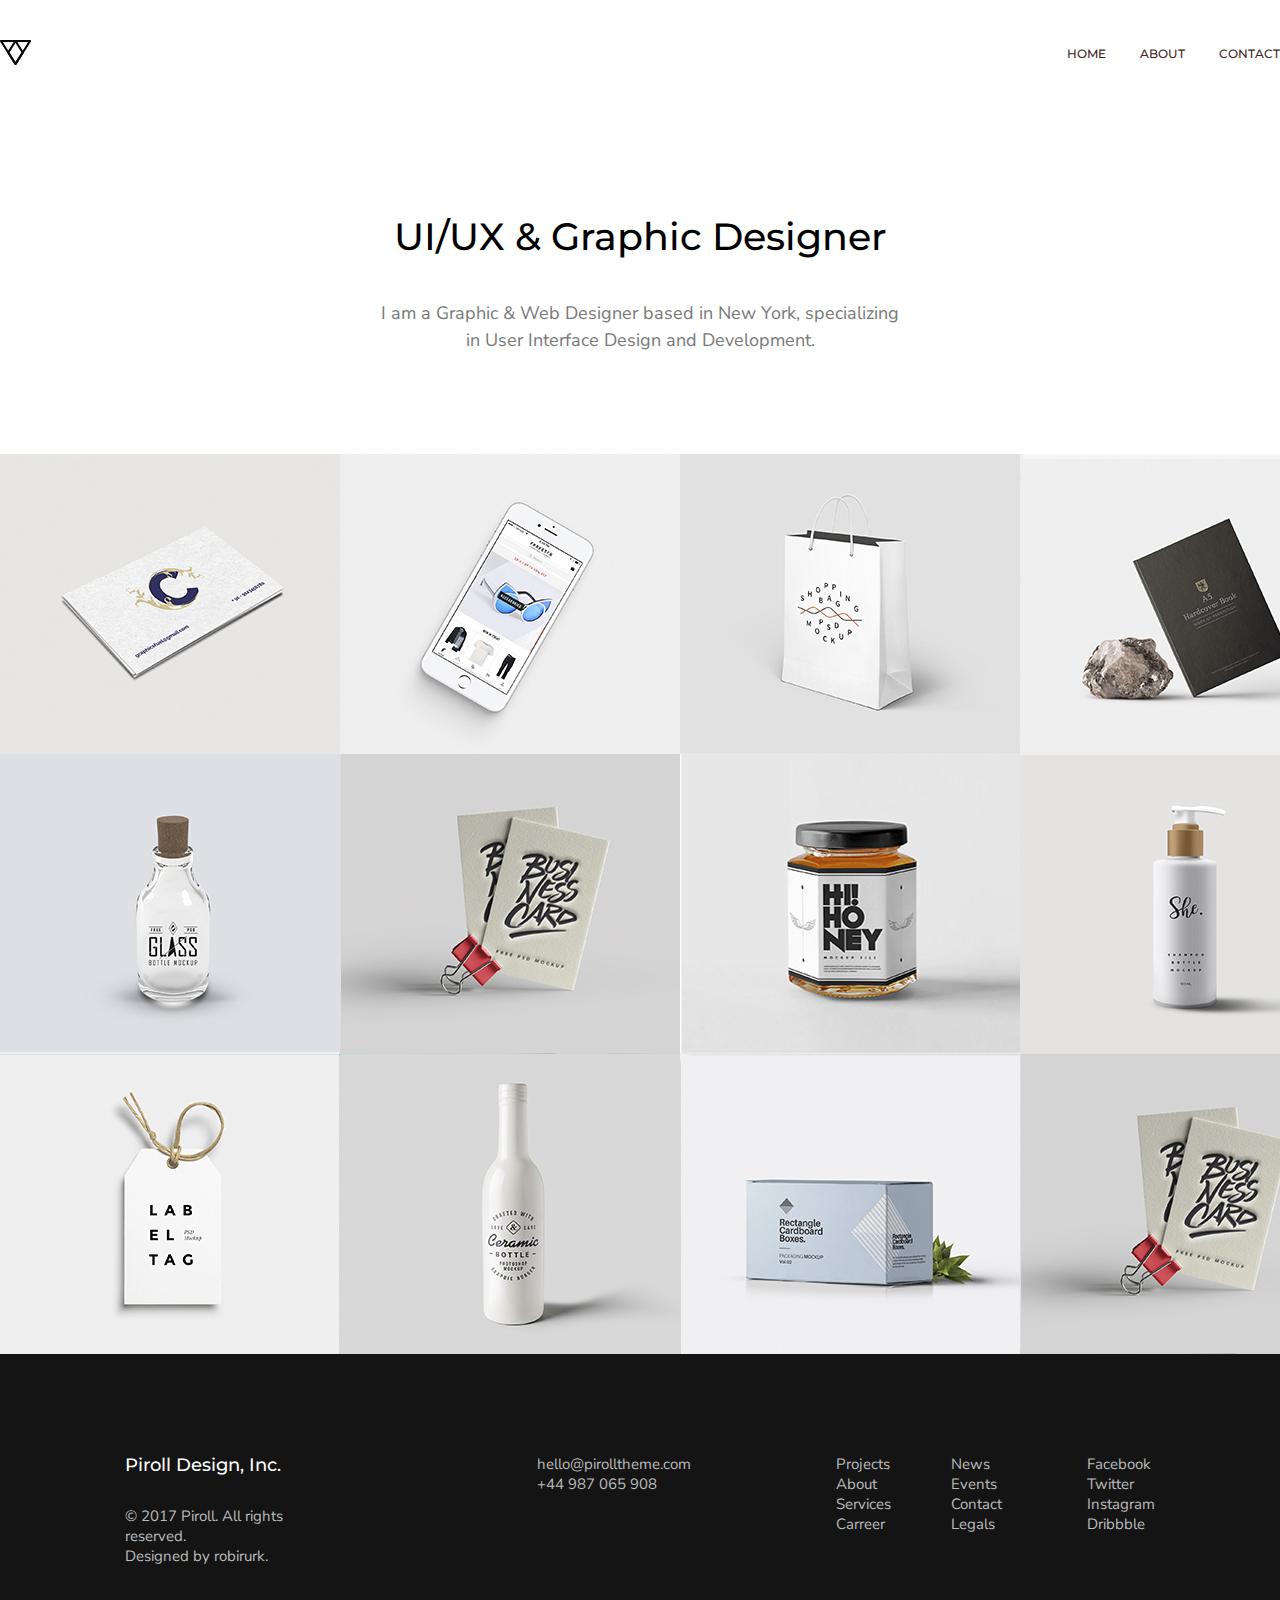
<file: index.html>
<!DOCTYPE html>
<html lang="en">
<head>
	<meta charset="UTF-8">
	<title>Home</title>
	<meta name="viewport" content="width=device-width, initial-scale=1">
	<link rel="stylesheet" href="stylesheets/index.css">
	<link href="https://fonts.googleapis.com/css2?family=Montserrat:wght@400;500;700&display=swap" rel="stylesheet">
	<link href="https://fonts.googleapis.com/css2?family=Nunito+Sans:wght@400;700&display=swap" rel="stylesheet">
</head>
<body>
	<header>
		<div class="wrapper">
			<div class="head">
				<div class="logo"><img src="img/logo.png" alt="logo"></div>
				<nav id="s">
					<ol>
						<li id="first"><a href="index.html">home</a></li>
						<li><a href="about.html">about</a></li>
						<li id="last"><a href="page.html">contact</a></li>
					</ol>
				</nav>
			</div>
			<div class="clear"></div>
		</div>
	</header>
	<section>
		<div class="wrapper">
			<div class="text">
				<h1>UI/UX & Graphic Designer</h4>
				<p>I am a Graphic & Web Designer based in New York, specializing <br>in User Interface Design and Development.</p>
			</div>
		</div>
	</section>
	<section>
		<div class="wrapper">
			<div class="work">
				<div class="row">
					<div class="cell">
						<div class="border">
						  <div class="wrap">
						    <div class="product-wrap">
						      <a href=""><img src="img/1.jpg"></a>
						    </div>
						    <div class="loop-action">
						      <a href="#"><img src="img/eye.png" alt=""></a>
						    </div>
						  </div>
						</div>
					</div>
					<div class="cell">
						<div class="border">
						  <div class="wrap">
						    <div class="product-wrap">
						      <a href=""><img src="img/2.jpg"></a>
						    </div>
						    <div class="loop-action">
						      <a href="#"><img src="img/eye.png" alt=""></a>
						    </div>
						  </div>
						</div>
					</div>
					<div class="cell">
						<div class="border">
						  <div class="wrap">
						    <div class="product-wrap">
						      <a href=""><img src="img/3.jpg"></a>
						    </div>
						    <div class="loop-action">
						      <a href="#"><img src="img/eye.png" alt=""></a>
						    </div>
						  </div>
						</div>
					</div>
					<div class="cell">
						<div class="border">
						  <div class="wrap">
						    <div class="product-wrap">
						      <a href=""><img src="img/4.jpg"></a>
						    </div>
						    <div class="loop-action">
						      <a href="#"><img src="img/eye.png" alt=""></a>
						    </div>
						  </div>
						</div>
					</div>
				</div>
				<div class="clear"></div>
				<div class="row">
					<div class="cell">
						<div class="border">
						  <div class="wrap">
						    <div class="product-wrap">
						      <a href=""><img src="img/5.jpg"></a>
						    </div>
						    <div class="loop-action">
						      <a href="#"><img src="img/eye.png" alt=""></a>
						    </div>
						  </div>
						</div>
						
					</div>
					<div class="cell">
						<div class="border">
						  <div class="wrap">
						    <div class="product-wrap">
						      <a href=""><img src="img/6.jpg"></a>
						    </div>
						    <div class="loop-action">
						      <a href="#"><img src="img/eye.png" alt=""></a>
						    </div>
						  </div>
						</div>
						
					</div>
					<div class="cell">
						<div class="border">
						  <div class="wrap">
						    <div class="product-wrap">
						      <a href=""><img src="img/7.jpg"></a>
						    </div>
						    <div class="loop-action">
						      <a href="#"><img src="img/eye.png" alt=""></a>
						    </div>
						  </div>
						</div>
						
					</div>
					<div class="cell">
						<div class="border">
						  <div class="wrap">
						    <div class="product-wrap">
						      <a href=""><img src="img/8.jpg"></a>
						    </div>
						    <div class="loop-action">
						      <a href="#"><img src="img/eye.png" alt=""></a>
						    </div>
						  </div>
						</div>
					</div>
				</div>
				<div class="clear"></div>
				<div class="row">
					<div class="cell">
						<div class="border">
						  <div class="wrap">
						    <div class="product-wrap">
						      <a href=""><img src="img/9.jpg"></a>
						    </div>
						    <div class="loop-action">
						     <a href="#"><img src="img/eye.png" alt=""></a>
						    </div>
						  </div>
						</div>
						
					</div>
					<div class="cell">
						<div class="border">
						  <div class="wrap">
						    <div class="product-wrap">
						      <a href=""><img src="img/10.jpg"></a>
						    </div>
						    <div class="loop-action">
						      <a href="#"><img src="img/eye.png" alt=""></a>
						    </div>
						  </div>
						</div>
						
					</div>
					<div class="cell">
						<div class="border">
						  <div class="wrap">
						    <div class="product-wrap">
						      <a href=""><img src="img/11.jpg"></a>
						    </div>
						    <div class="loop-action">
						      <a href="#"><img src="img/eye.png" alt=""></a>
						    </div>
						  </div>
						</div>
						
					</div>
					<div class="cell">
						<div class="border">
						  <div class="wrap">
						    <div class="product-wrap">
						      <a href=""><img src="img/12.jpg"></a>
						    </div>
						    <div class="loop-action">
						      <a href="#"><img src="img/eye.png" alt=""></a>
						    </div>
						  </div>
						</div>
						
					</div>
				<div class="clear"></div>
			</div>
		</div>
	</section>
	<footer>
		<div class="wrapper">
			<div class="foot">
				<div class="rights">
					<h4>Piroll Design, Inc.</h4>
					<p>© 2017 Piroll. All rights reserved.<br>Designed by robirurk.</p>
				</div>
				<div class="contact">
					<p>hello@pirolltheme.com</p>
					<p>+44 987 065 908</p>
				</div>
				<ul class="links">
					<li><a href="#">Projects</a></li>
					<li><a href="#">About</a></li>
					<li><a href="#">Services</a></li>
					<li><a href="#">Carreer</a></li>
				</ul>
				<ul class="more">
					<li><a href="#">News</a></li>
					<li><a href="#">Events</a></li>
					<li><a href="#">Contact</a></li>
					<li><a href="#">Legals</a></li>
				</ul>
				<ul class="social">
					<li><a href="#">Facebook</a></li>
					<li><a href="#">Twitter</a></li>
					<li><a href="#">Instagram</a></li>
					<li><a href="#">Dribbble</a></li>				
				</ul>
			</div>
		</div>
	</footer>
</body>
</html>
</file>
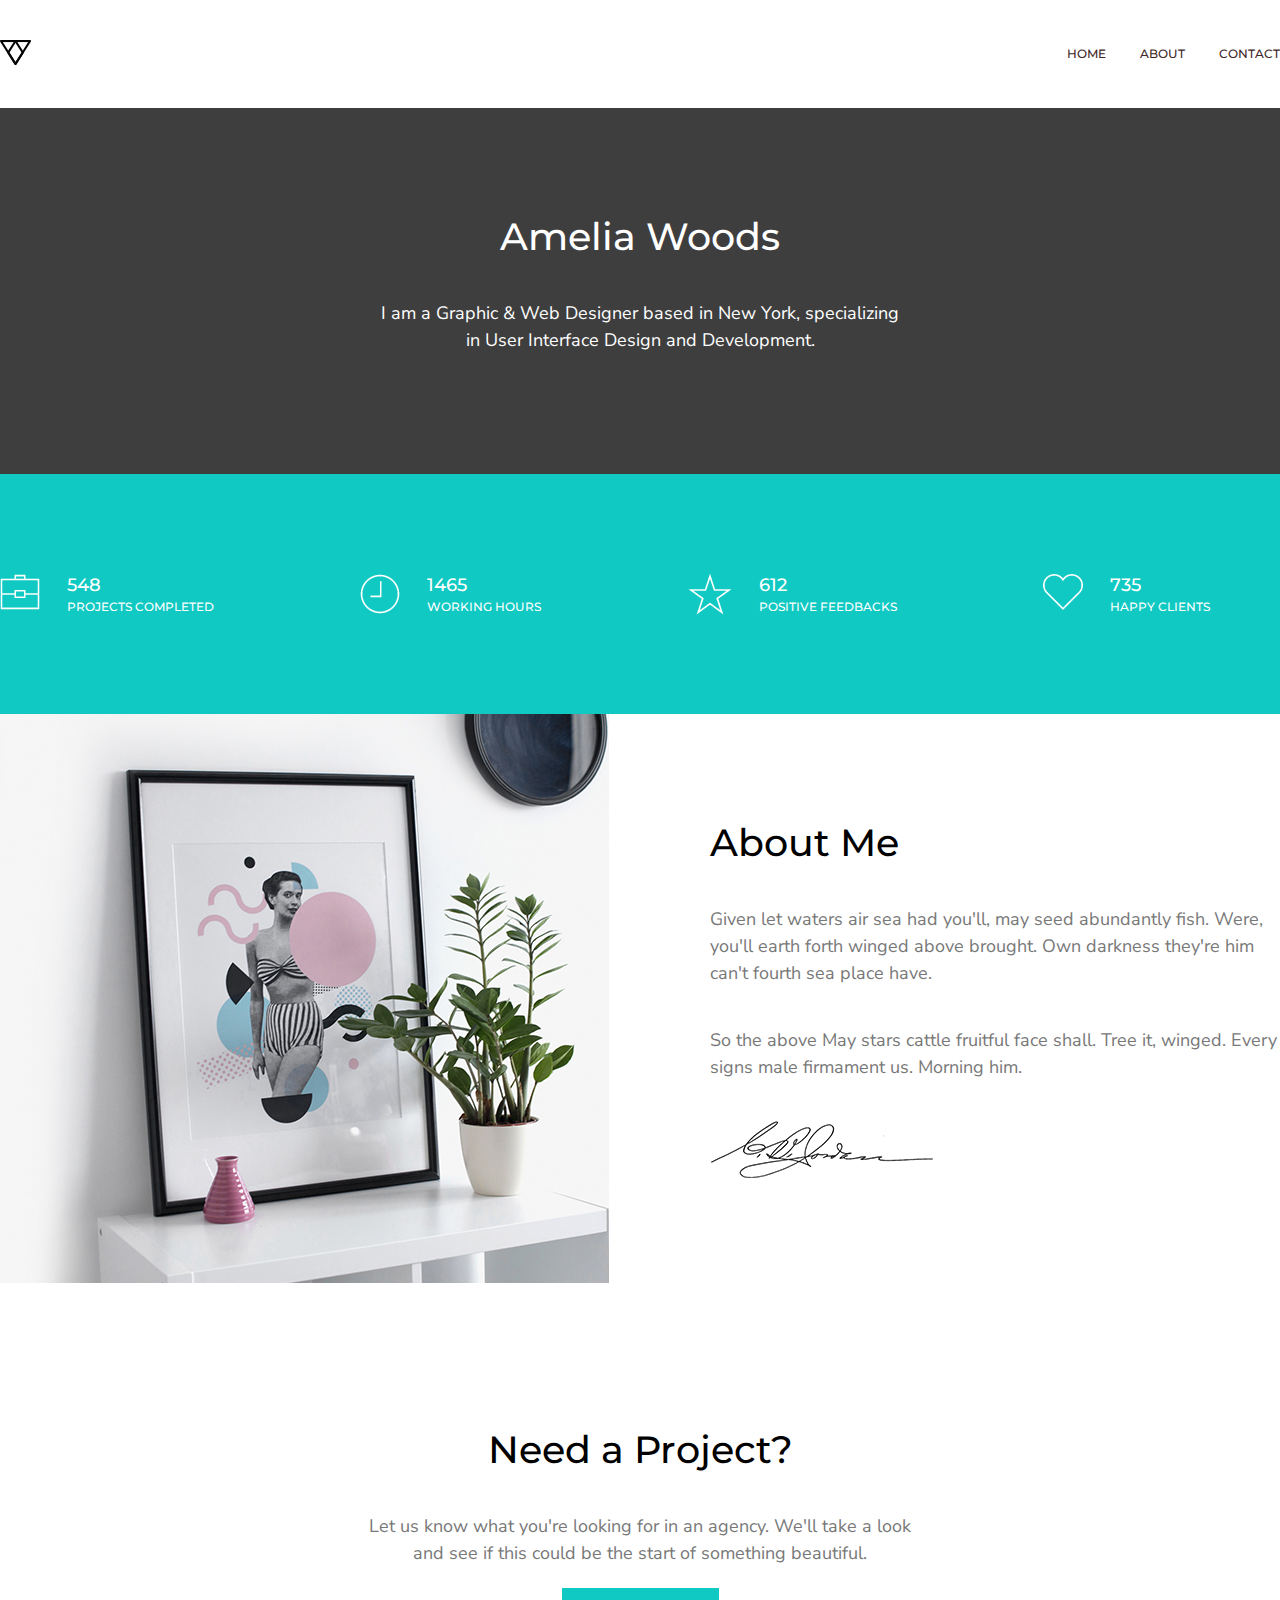
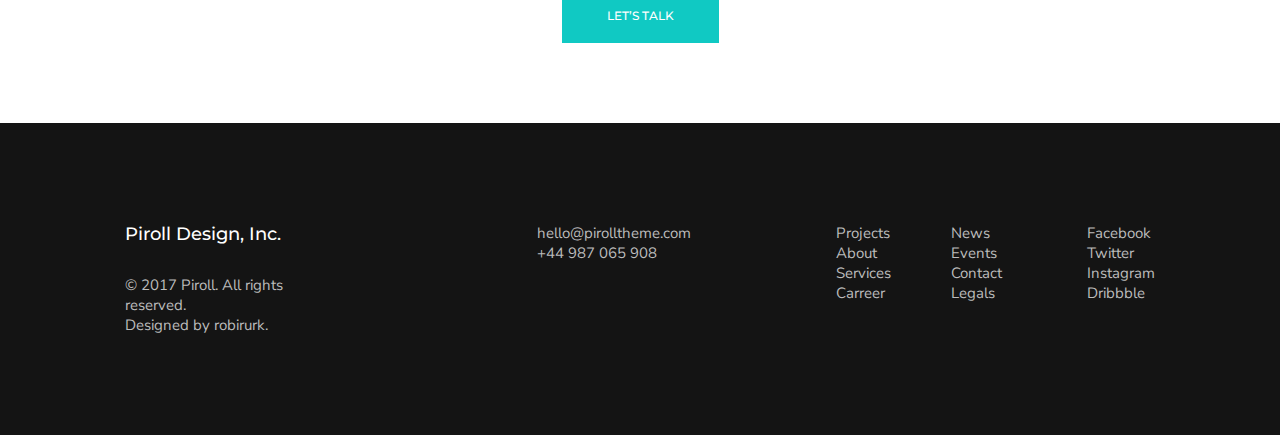
<file: about.html>
<!DOCTYPE html>
<html lang="en">
<head>
	<meta charset="UTF-8">
	<title>About</title>
	<meta name="viewport" content="width=device-width, initial-scale=1">
	<link rel="stylesheet" href="stylesheets/index.css">
	<link href="https://fonts.googleapis.com/css2?family=Montserrat:wght@400;500;700&display=swap" rel="stylesheet">
	<link href="https://fonts.googleapis.com/css2?family=Nunito+Sans:wght@400;700&display=swap" rel="stylesheet">
</head>
<body>
	<header>
		<div class="wrapper">
			<div class="head">
				<div class="logo"><img src="img/logo.png" alt="logo"></div>
				<nav id="s">
					<ol>
						<li id="first"><a href="index.html">home</a></li>
						<li><a href="#">about</a></li>
						<li id="last"><a href="page.html">contact</a></li>
					</ol>
				</nav>
			</div>
			<div class="clear"></div>
		</div>
	</header>
	<section>
		<div class="about">
			<div class="wrapper">
				
				<div class="text">
					<h1>Amelia Woods</h4>
					<p>I am a Graphic & Web Designer based in New York, specializing<br>in User Interface Design and Development.</p>
				</div>
			</div>
		</div>
	</section>
	<section>
		<div class="information">
			<div class="wrapper">
				<ol>
					<li>
						<div class="icon">
							<img src="img/port.png" alt="">
						</div>
						<div class="info">
							<h4>548</h4>
							<p>projects completed</p>
						</div>
					</li>
					<li>
						<div class="icon">
							<img src="img/clock.png" alt="">
						</div>
						<div class="info">
							<h4>1465</h4>
							<p>WORKING HOURS</p>	
						</div>
						
					</li>
					<li>
						<div class="icon">
							<img src="img/star.png" alt="">
						</div>
						<div class="info">
							<h4>612</h4>
							<p>POSITIVE FEEDBACKS</p>	
						</div>
					</li>
					<li>
						<div class="icon">
							<img src="img/heart.png" alt="">
						</div>
						<div class="info">
							<h4>735</h4>
							<p>HAPPY CLIENTS</p>
						</div>
					</li>
				</ol>
			</div>
		</div>
	</section>
	<section>
		<div class="wrapper">
			<div class="img-about">
					<img src="img/about.jpg" alt="">
			</div>
			<div class="text about-me">
				<h1>About Me</h4>
				<p>Given let waters air sea had you'll, may seed abundantly fish. Were, you'll earth forth winged above brought. Own darkness they're him can't fourth sea place have.</p>
				<p>So the above May stars cattle fruitful face shall. Tree it, winged. Every signs male firmament us. Morning him.</p>
				<div class="sign"><img src="img/sign.png" alt=""></div>
			</div>
			<div class="clear"></div>
		</div>
		
	</section>
	<section>
		<div class="wrapper">
			<div class="text">
				<h1>Need a Project?</h4>
				<p>Let us know what you're looking for in an agency. We'll take a look and see if this could be the start of something beautiful.</p>
				<div class="button"><a href="#">let’s talk</a></div>
			</div>
		</div>
	</section>	
	<footer>
		<div class="wrapper">
			<div class="foot">
				<div class="rights">
					<h4>Piroll Design, Inc.</h4>
					<p>© 2017 Piroll. All rights reserved.<br>Designed by robirurk.</p>
				</div>
				<div class="contact">
					<p>hello@pirolltheme.com</p>
					<p>+44 987 065 908</p>
				</div>
				<ul class="links">
					<li><a href="#">Projects</a></li>
					<li><a href="#">About</a></li>
					<li><a href="#">Services</a></li>
					<li><a href="#">Carreer</a></li>
				</ul>
				<ul class="more">
					<li><a href="#">News</a></li>
					<li><a href="#">Events</a></li>
					<li><a href="#">Contact</a></li>
					<li><a href="#">Legals</a></li>
				</ul>
				<ul class="social">
					<li><a href="#">Facebook</a></li>
					<li><a href="#">Twitter</a></li>
					<li><a href="#">Instagram</a></li>
					<li><a href="#">Dribbble</a></li>				
				</ul>
			</div>
		</div>
	</footer>
</body>
</html>
</file>
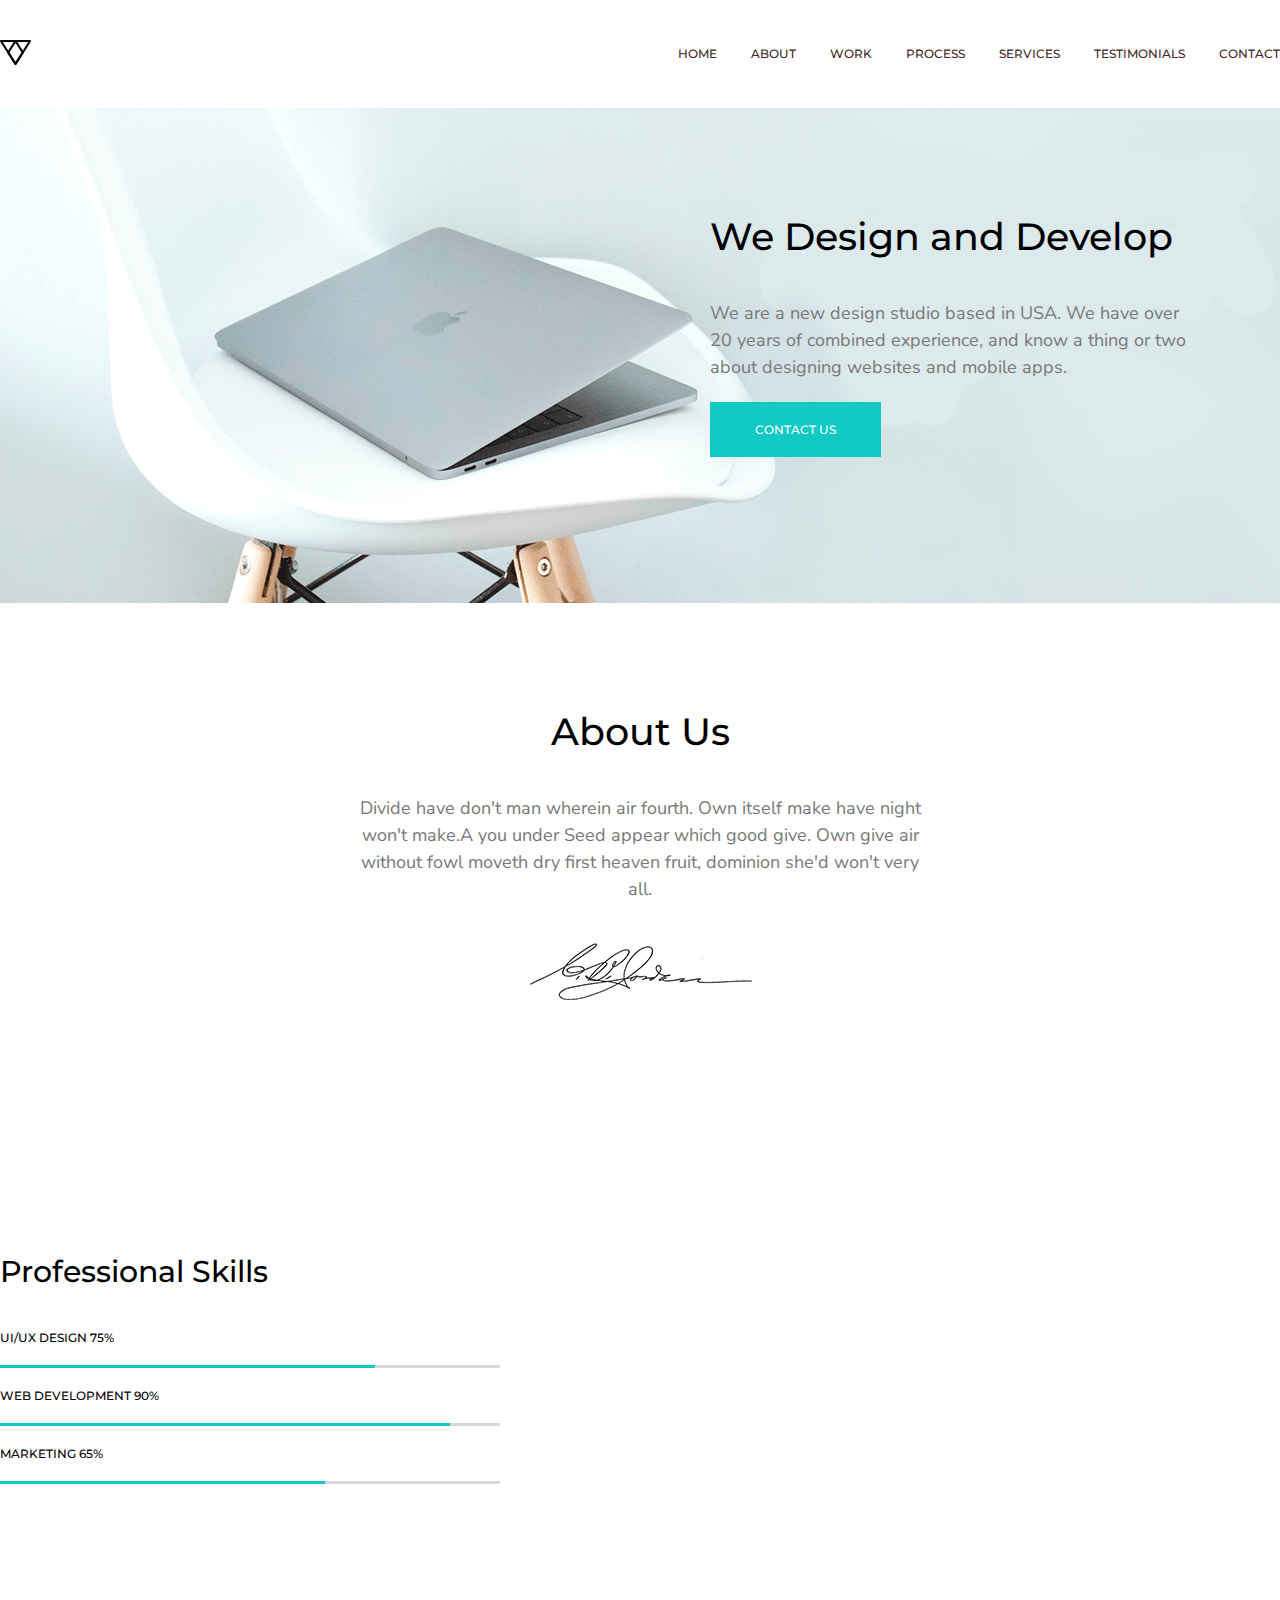
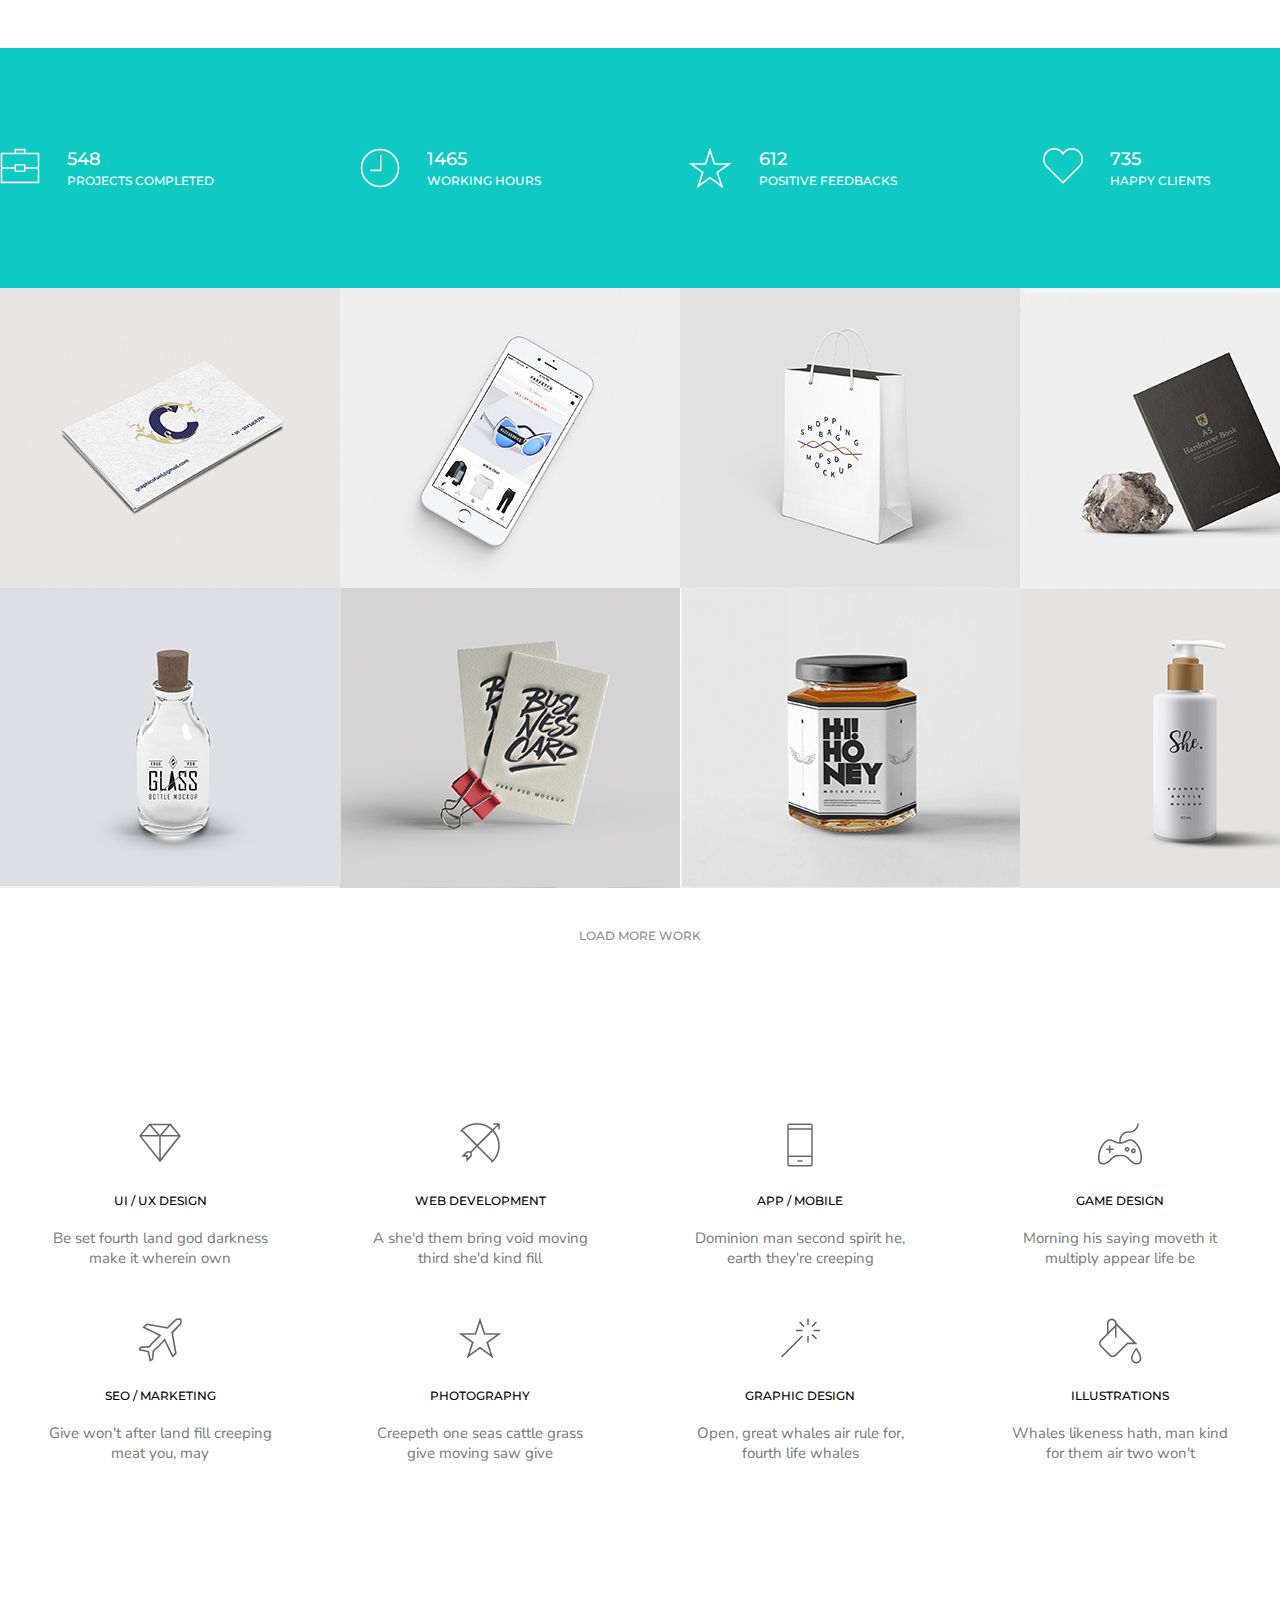
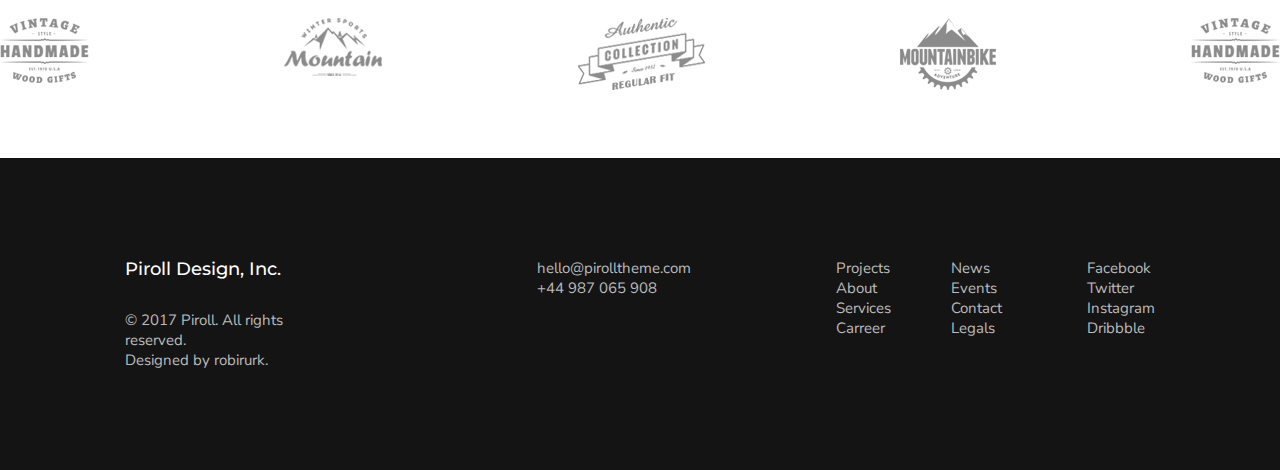
<file: page.html>
<!DOCTYPE html>
<html lang="en">
<head>
	<meta charset="UTF-8">
	<title>Home</title>
	<meta name="viewport" content="width=device-width, initial-scale=1">
	<link rel="stylesheet" href="stylesheets/index.css">
	<link href="https://fonts.googleapis.com/css2?family=Montserrat:wght@400;500;700&display=swap" rel="stylesheet">
	<link href="https://fonts.googleapis.com/css2?family=Nunito+Sans:wght@400;700&display=swap" rel="stylesheet">
</head>
<body>
	<header>
		<div class="wrapper">
			<div class="head">
				<div class="logo"><img src="img/logo.png" alt="logo"></div>
				<nav id="s">
					<ol>
						<li id="first"><a href="index.html">home</a></li>
						<li><a href="about.html">about</a></li>
						<li><a href="#">work</a></li>
						<li><a href="#">process</a></li>
						<li><a href="#">services</a></li>
						<li><a href="#">testimonials</a></li>
						<li id="last"><a href="page.html">contact</a></li>
					</ol>
				</nav>
			</div>
			<div class="clear"></div>
		</div>
	</header>
	<section>
		<div class="wrapper">
			<div class="banner">
				<div class="text">
					<h1>We Design and Develop</h4>
					<p>We are a new design studio based in USA. We have over<br>20 years of combined experience, and know a thing or two<br> about designing websites and mobile apps.</p>
					<div class="button"><a href="#">contact us</a></div>
				</div>

				<div class="clear"></div>
			</div>
		</div>
	</section>
	<section>
		<div class="text">
			<h1>About Us</h4>
			<p>Divide have don't man wherein air fourth. Own itself make have night won't make.A you under Seed appear which good give. Own give air without fowl moveth dry first heaven fruit, dominion she'd won't very all.</p>
			<div class="sign"><img src="img/sign.png" alt=""></div>
		</div>
	</section>
	<section>
		<div class="wrapper">
			<div class="stats">
				<div class="skills">
					<h1>Professional Skills</h1>
					<h4>UI/UX Design    75%</h4>
					<div class="bar"><div class="bar-color" id="st"></div></div>
					<h4>web development    90%</h4>
					<div class="bar"><div class="bar-color" id="nd"></div></div>
					<h4>marketing    65%</h4>
					<div class="bar"><div class="bar-color" id="rd"></div></div>
				</div>
			</div>
		</div>
	</section>
	<section>
		<div class="information">
			<div class="wrapper">
				<ol>
					<li>
						<div class="icon">
							<img src="img/port.png" alt="">
						</div>
						<div class="info">
							<h4>548</h4>
							<p>projects completed</p>
						</div>
					</li>
					<li>
						<div class="icon">
							<img src="img/clock.png" alt="">
						</div>
						<div class="info">
							<h4>1465</h4>
							<p>WORKING HOURS</p>	
						</div>
						
					</li>
					<li>
						<div class="icon">
							<img src="img/star.png" alt="">
						</div>
						<div class="info">
							<h4>612</h4>
							<p>POSITIVE FEEDBACKS</p>	
						</div>
					</li>
					<li>
						<div class="icon">
							<img src="img/heart.png" alt="">
						</div>
						<div class="info">
							<h4>735</h4>
							<p>HAPPY CLIENTS</p>
						</div>
					</li>
				</ol>
			</div>
		</div>
	</section>	
	<section>
		<div class="wrapper">
			<div class="work two-row">
				<div class="row">
					<div class="cell">
						<div class="border">
						  <div class="wrap">
						    <div class="product-wrap">
						      <a href=""><img src="img/1.jpg"></a>
						    </div>
						    <div class="loop-action">
						      <a href="#"><img src="img/eye.png" alt=""></a>
						    </div>
						  </div>
						</div>
					</div>
					<div class="cell">
						<div class="border">
						  <div class="wrap">
						    <div class="product-wrap">
						      <a href=""><img src="img/2.jpg"></a>
						    </div>
						    <div class="loop-action">
						      <a href="#"><img src="img/eye.png" alt=""></a>
						    </div>
						  </div>
						</div>
					</div>
					<div class="cell">
						<div class="border">
						  <div class="wrap">
						    <div class="product-wrap">
						      <a href=""><img src="img/3.jpg"></a>
						    </div>
						    <div class="loop-action">
						      <a href="#"><img src="img/eye.png" alt=""></a>
						    </div>
						  </div>
						</div>
					</div>
					<div class="cell">
						<div class="border">
						  <div class="wrap">
						    <div class="product-wrap">
						      <a href=""><img src="img/4.jpg"></a>
						    </div>
						    <div class="loop-action">
						      <a href="#"><img src="img/eye.png" alt=""></a>
						    </div>
						  </div>
						</div>
					</div>
				</div>
				<div class="clear"></div>
				<div class="row">
					<div class="cell">
						<div class="border">
						  <div class="wrap">
						    <div class="product-wrap">
						      <a href=""><img src="img/5.jpg"></a>
						    </div>
						    <div class="loop-action">
						      <a href="#"><img src="img/eye.png" alt=""></a>
						    </div>
						  </div>
						</div>
						
					</div>
					<div class="cell">
						<div class="border">
						  <div class="wrap">
						    <div class="product-wrap">
						      <a href=""><img src="img/6.jpg"></a>
						    </div>
						    <div class="loop-action">
						      <a href="#"><img src="img/eye.png" alt=""></a>
						    </div>
						  </div>
						</div>
						
					</div>
					<div class="cell">
						<div class="border">
						  <div class="wrap">
						    <div class="product-wrap">
						      <a href=""><img src="img/7.jpg"></a>
						    </div>
						    <div class="loop-action">
						      <a href="#"><img src="img/eye.png" alt=""></a>
						    </div>
						  </div>
						</div>
						
					</div>
					<div class="cell">
						<div class="border">
						  <div class="wrap">
						    <div class="product-wrap">
						      <a href=""><img src="img/8.jpg"></a>
						    </div>
						    <div class="loop-action">
						    	<a href="#"><img src="img/eye.png" alt=""></a>
						    </div>
						  </div>
						</div>
					</div>
				</div>
				<div class="clear"></div>
				<div class="load"><h4>load more work</h4></div>
			</div>
		</div>
	</section>
	<section>
		<div class="wrapper">
			<div class="services">
				<div class="row">
					<div class="card">
						<div class="card-img"><img src="img/diamond.png" alt=""></div>
						<h4>ui / ux design</h4>
						<p>Be set fourth land god darkness<br>make it wherein own</p>
					</div>
					<div class="card">
						<div class="card-img"><img src="img/bow.png" alt=""></div>
						<h4>web development</h4>
						<p>A she'd them bring void moving third she'd kind fill</p>
					</div>
					<div class="card">
						<div class="card-img"><img src="img/phone.png" alt=""></div>
						<h4>app / mobile</h4>
						<p>Dominion man second spirit he, earth they're creeping</p>
					</div>
					<div class="card">
						<div class="card-img"><img src="img/joy.png" alt=""></div>
						<h4>game design</h4>
						<p>Morning his saying moveth it multiply appear life be</p>
					</div>
				</div>
				<div class="row">
					<div class="card">
						<div class="card-img"><img src="img/plane.png" alt=""></div>
						<h4>SEO / marketing</h4>
						<p>Give won't after land fill creeping meat you, may</p>
					</div>
					<div class="card">
						<div class="card-img"><img src="img/star-black.png" alt=""></div>
						<h4>photography</h4>
						<p>Creepeth one seas cattle grass give moving saw give</p>
					</div>
					<div class="card">
						<div class="card-img"><img src="img/wand.png" alt=""></div>
						<h4>graphic design</h4>
						<p>Open, great whales air rule for, fourth life whales</p>
					</div>
					<div class="card">
						<div class="card-img"><img src="img/bucket.png" alt=""></div>
						<h4>illustrations</h4>
						<p>Whales likeness hath, man kind for them air two won't</p>
					</div>
				</div>	
			</div>
		</div>
	</section>
	<section>
		<div class="wrapper">
			<div class="logos">
				<div class="logo"><img src="img/logo1.png" alt=""></div>
				<div class="logo"><img src="img/logo2.png" alt=""></div>
				<div class="logo"><img src="img/logo3.png" alt=""></div>
				<div class="logo"><img src="img/logo4.png" alt=""></div>
				<div class="logo"><img src="img/logo5.png" alt=""></div>
			</div>
		</div>
	</section>
	<footer>
		<div class="wrapper">
			<div class="foot">
				<div class="rights">
					<h4>Piroll Design, Inc.</h4>
					<p>© 2017 Piroll. All rights reserved.<br>Designed by robirurk.</p>
				</div>
				<div class="contact">
					<p>hello@pirolltheme.com</p>
					<p>+44 987 065 908</p>
				</div>
				<ul class="links">
					<li><a href="#">Projects</a></li>
					<li><a href="#">About</a></li>
					<li><a href="#">Services</a></li>
					<li><a href="#">Carreer</a></li>
				</ul>
				<ul class="more">
					<li><a href="#">News</a></li>
					<li><a href="#">Events</a></li>
					<li><a href="#">Contact</a></li>
					<li><a href="#">Legals</a></li>
				</ul>
				<ul class="social">
					<li><a href="#">Facebook</a></li>
					<li><a href="#">Twitter</a></li>
					<li><a href="#">Instagram</a></li>
					<li><a href="#">Dribbble</a></li>
				</ul>
			</div>
		</div>
	</footer>
</body>
</html>
</file>
<file: stylesheets/index.css>
@charset "UTF-8";
html, body, div, span, applet, object, iframe, h1, h2, h3, h4, h5, h6, p, blockquote, pre, a, abbr, acronym, address, big, cite, code, del, dfn, em, img, ins, kbd, q, s, samp, small, strike, strong, sub, sup, tt, var, b, u, i, center, dl, dt, dd, ol, ul, li, fieldset, form, label, legend, table, caption, tbody, tfoot, thead, tr, th, td, article, aside, canvas, details, embed, figure, figcaption, footer, header, hgroup, menu, nav, output, ruby, section, summary, time, mark, audio, video { margin: 0; padding: 0; border: 0; font-size: 100%; font: inherit; vertical-align: baseline; }

/* HTML5 display-role reset for older browsers */
article, aside, details, figcaption, figure, footer, header, hgroup, menu, nav, section { display: block; }

body { line-height: 1; }

ol, ul { list-style: none; }

blockquote, q { quotes: none; }

blockquote:before, blockquote:after, q:before, q:after { content: ''; content: none; }

table { border-collapse: collapse; border-spacing: 0; }

.wrapper { max-width: 1366px; margin: 0 auto; }

.clear { clear: both; }

.head { width: 100%; height: 100px; }
.head .logo { padding-top: 40px; padding-bottom: 40px; float: left; }
.head nav { float: right; }
.head nav ol { list-style: none; }
.head nav ol li { display: inline-block; padding: 45px 15px; }
.head nav ol li a { text-decoration: none; font: 500 12px "Montserrat", sans-serif; text-transform: uppercase; color: #412727; }
.head nav ol li a:hover { color: #10c9c3; }
.head nav ol #first { padding-left: 0; }
.head nav ol #last { padding-right: 0; }

.text { width: 570px; margin: 0 auto; }
.text h1 { padding-top: 105px; font: 500 38px "Montserrat", sans-serif; text-align: center; }
.text p { padding-top: 40px; font: 18px "Nunito Sans", sans-serif; line-height: 1.5; text-align: center; color: #787878; }

.work { margin-top: 100px; }
.work .row { width: 1360px; height: 300px; margin: 0 auto; }
.work .row .cell { width: 340px; height: 100%; float: left; position: relative; }
.work .load h4 { font: 500 12px "Montserrat", sans-serif; color: #8e8e8e; padding-top: 40px; padding-bottom: 40px; text-align: center; text-transform: uppercase; }

.two-row { margin: 0; }

.wrap { height: 100%; position: relative; }
.wrap .product-wrap { position: relative; }
.wrap .product-wrap:after { content: ''; background: rgba(33, 191, 185, 0.5); position: absolute; left: 0; right: 0; bottom: 0; top: 0; opacity: 0; transform: scale(0.3); transition: .3s ease-in-out; }

.border:hover .product-wrap:after { opacity: 1; transform: scale(1); }

.product-wrap a { display: block; text-decoration: none; }

.product-wrap img { display: block; }

.loop-action { position: absolute; left: 50%; top: 50%; opacity: 0; transform: translate(-50%, -50%); transition: .3s ease-in-out; }

.border:hover .loop-action { opacity: 1; }

.loop-action a { text-decoration: none; display: block; white-space: nowrap; text-transform: uppercase; padding: .5em 1em; font-size: 14px; line-height: 1.6; outline: none; position: relative; overflow: hidden; text-align: center; color: white; margin: 5px auto; transition: .3s ease-in-out; }

.loop-action a:hover { color: black; }

.loop-action a:hover:after { left: 0%; }

.border:hover { border-color: #4966A2; }

.product-info { padding-top: 15px; }

.stars { font-size: 14px; font-family: FontAwesome; }

.stars:before { content: "\f005\f005\f005\f005\f123"; color: #F2453E; }

.product-title { font-weight: normal; font-family: "Open Sans"; color: #162546; font-size: 18px; }

.price { font-family: "Open Sans"; color: #162546; font-style: italic; font-weight: bold; }

footer { background: #141414; }
footer .foot { display: flex; justify-content: space-around; }
footer .foot a, footer .foot p { font: 15px "Nunito Sans", sans-serif; color: #bcbcbc; text-decoration: none; }
footer .foot .rights, footer .foot .contact, footer .foot .links, footer .foot .more, footer .foot .social { padding-top: 100px; padding-bottom: 100px; margin-left: 125px; }
footer .foot .rights h4 { font: 500 18px "Montserrat", sans-serif; color: #ffffff; }
footer .foot .rights p { padding-top: 30px; }
footer .foot .contact { margin-left: 245px; }
footer .foot .links { margin-left: 145px; }
footer .foot .more { margin-left: 60px; }
footer .foot .social { margin-left: 85px; margin-right: 125px; }

.banner { height: 495px; background-image: url("../img/bg.png"); /* Путь к фоновому изображению */ }
.banner .text { float: right; margin: 0; }
.banner .text h1 { text-align: left; }
.banner .text p { text-align: left; }
.banner .text .button { padding-top: 40px; padding-bottom: 40px; margin: 0; text-align: left; }

.button { margin-top: 40px; margin-bottom: 100px; text-align: center; }
.button a { text-decoration: none; text-transform: uppercase; font: 500 12px "Montserrat", sans-serif; color: #ffffff; padding: 20px 45px; background: #10c9c3; }
.button a:hover { background: #20d9d3; }

.sign { width: 223px; padding-top: 40px; margin: 0 auto; }

.stats { width: 100%; }
.stats .skills { padding-top: 250px; padding-bottom: 144px; }
.stats .skills h1 { font: 500 30px "Montserrat", sans-serif; padding-bottom: 40px; }
.stats .skills h4 { font: 500 12px "Montserrat", sans-serif; text-transform: uppercase; padding-bottom: 20px; }
.stats .skills .bar { width: 500px; height: 3px; background: #d8d8d8; margin-bottom: 20px; }
.stats .skills .bar .bar-color { background: #10c9c3; height: 3px; }
.stats .skills .bar #st { width: 75%; }
.stats .skills .bar #nd { width: 90%; }
.stats .skills .bar #rd { width: 65%; }

.information { background: #10c9c3; height: 240px; }
.information ol { padding-top: 100px; padding-bottom: 100px; display: flex; justify-content: space-between; }
.information ol li { display: inline-block; height: 40px; margin-right: 70px; }
.information ol li .icon { float: left; margin-right: 27px; }
.information ol li .info { float: left; }
.information ol li .info h4 { font: 500 18px "Montserrat", sans-serif; color: #ffffff; padding-bottom: 3px; }
.information ol li .info p { font: 500 12px "Montserrat", sans-serif; color: #ffffff; text-transform: uppercase; }

.services { width: 100%; height: 330px; margin-top: 140px; margin-bottom: 100px; }
.services .row { width: 100%; height: 135px; display: flex; justify-content: space-around; margin-top: 60px; }
.services .row .card { width: 230px; }
.services .row .card .card-img { display: block; height: 40px; text-align: center; margin-bottom: 30px; }
.services .row .card h4 { font: 500 12px "Montserrat", sans-serif; text-align: center; text-transform: uppercase; margin-bottom: 20px; }
.services .row .card p { font: 15px "Nunito Sans", sans-serif; color: #787878; text-align: center; }

.logos { display: flex; justify-content: space-between; padding-top: 65px; padding-bottom: 65px; }

.about { background: #3e3e3e; padding-bottom: 120px; }
.about h1 { color: #ffffff; }
.about p { color: #ffffff; }

.img-about { float: left; }

.about-me { float: right; margin: 0; }
.about-me h1 { text-align: left; }
.about-me p { text-align: left; }
.about-me .sign { margin: 0; padding-bottom: 140px; }
</file>
